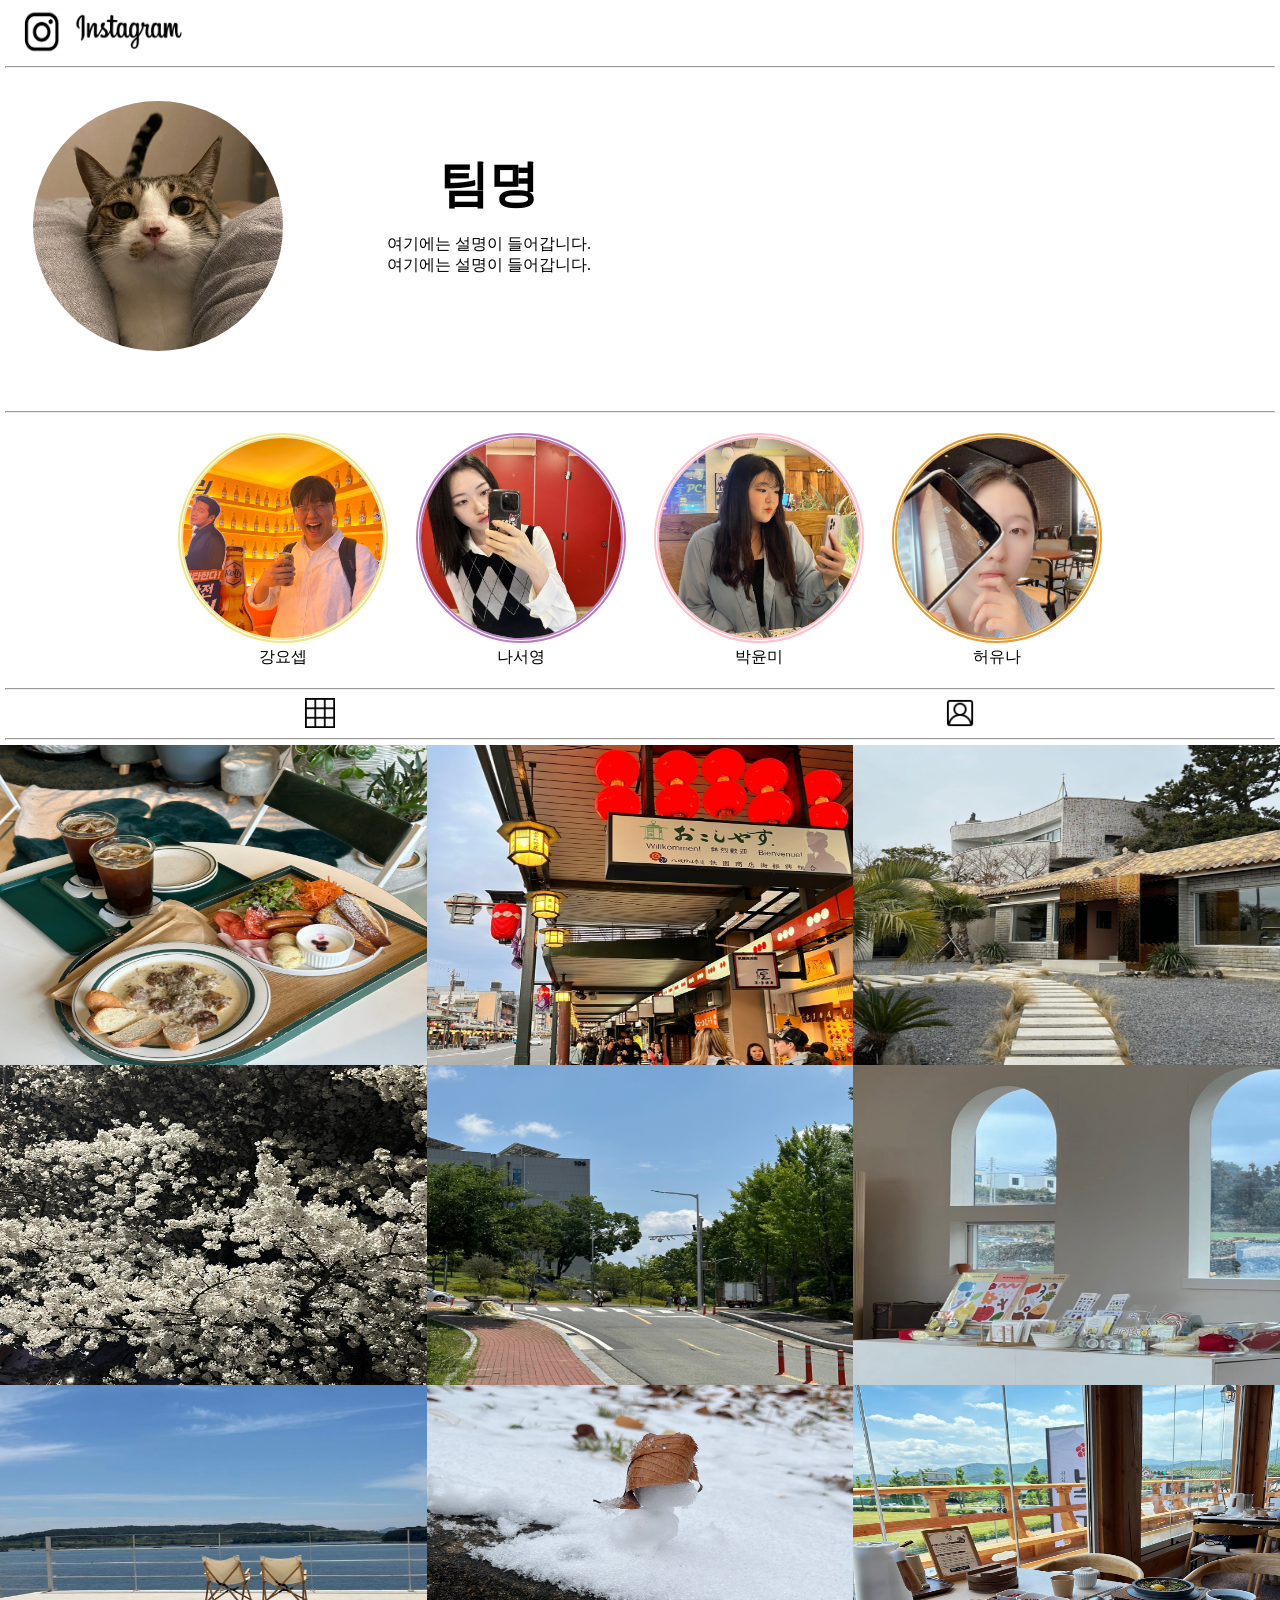
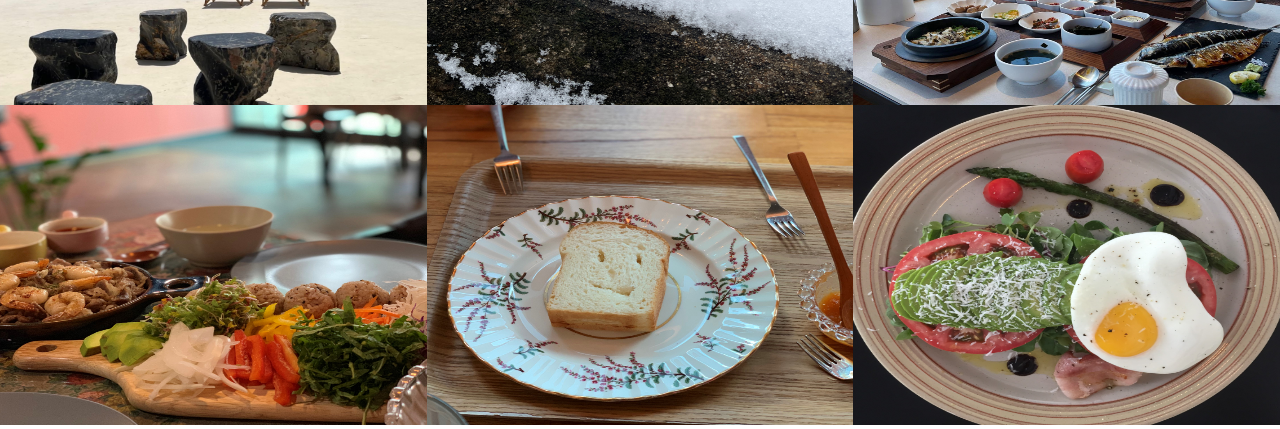
<file: PJT03_HTML/my_page/inner.html>
<!DOCTYPE html>
<html lang="en">
<head>
    <meta charset="UTF-8">
    <meta name="viewport" content="width=device-width, initial-scale=1.0">
    <title>Document</title>
    <link type="text/css" rel="stylesheet" href="insta_style.css">
</head>
<body>
    <div><a href="inner.html"><img id= "insta" src="./image/insta_logo.jpg" width="200" height="50"></a></div>
    
        <hr>

        <div id="group">
            <table>
                <tr>
                    <td><a href="inner.html"><img src="./image/cat1.jpg"></a></td>
                    <td>
                        <section>
                            <p id="nickname">팀명</h1>
                            <p id="introduce"> 여기에는 설명이 들어갑니다.<br> 여기에는 설명이 들어갑니다. </p>
                        </section>
                    </td>
                </tr>
            </table>
        </div>

        <br>
        <hr>

        <div>
            <table id="table2">
                <tr>
                    <td>
                        <figure>
                            <a id="kang" href="kang.html"><img src="./image/kang.jpg" width="200" height="200" alt="panda1"></a>
                            <figcaption align="center">강요셉</figcaption>
                        </figure>
                    </td>
                    <td>
                        <figure>
                            <a id="na" href="#"><img src="./image/na.jpg" width="200" height="200" alt="panda2"></a>
                            <figcaption align="center">나서영</figcaption>
                        </figure>
                    </td>
                    <td>
                        <figure>
                            <a id="park" href="#"><img src="./image/park.jpg" width="200" height="200" alt="panda3"></a>
                            <figcaption align="center">박윤미</figcaption>
                        </figure>
                    </td>
                    <td>
                        <figure>
                            <a id="huh" href="yuna.html"><img src="./image/huh.jpg" width="200" height="200" alt="panda4"></a>
                            <figcaption align="center">허유나</figcaption>
                        </figure>
                    </td>
                </tr>
            </table>
    
        </div>
        

        <hr>

        <div id = "button1"><img src="./image/grid.png"></div>
        <div id = "button2"><img src="./image/profile.png"></div>
    
        <hr>
    
        <section id="images">
            <div id="pic1"><img src="./image/na1.jpg"></div>
            <div id="pic2"><img src="./image/kang1.jpg"></div>
            <div id="pic3"><img src="./image/park1.jpg"></div>
            <div id="pic4"><img src="./image/kang2.jpg"></div>
            <div id="pic5"><img src="./image/na2.jpg"></div>
            <div id="pic6"><img src="./image/park2.jpg"></div>
            <div id="pic7"><img src="./image/park3.jpg"></div>
            <div id="pic8"><img src="./image/kang3.jpg"></div>
            <div id="pic9"><img src="./image/na3.jpg"></div>
            <div id="pic10"><img src="./image/huh1.jpg"></div>
            <div id="pic11"><img src="./image/huh2.jpg"></div>
            <div id="pic12"><img src="./image/huh3.jpg"></div>
        </section>

</body>
</html>
</file>
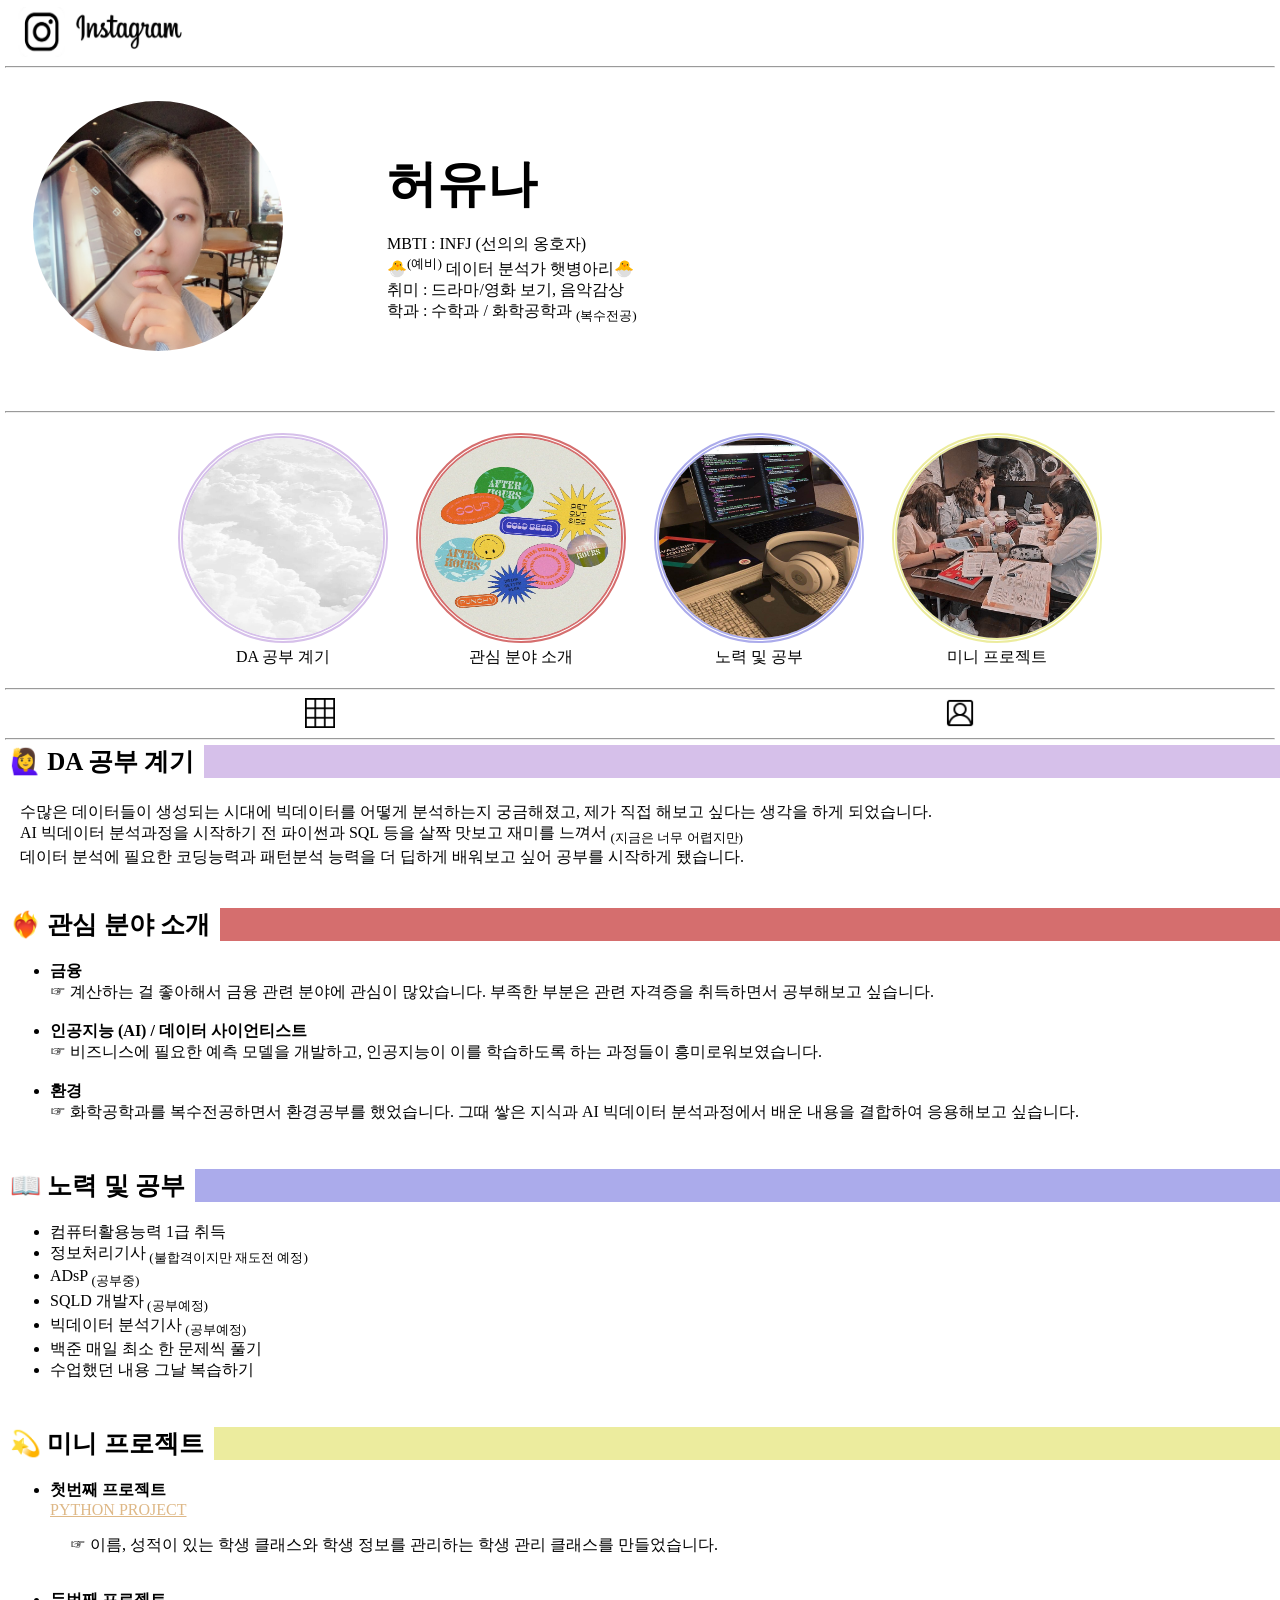
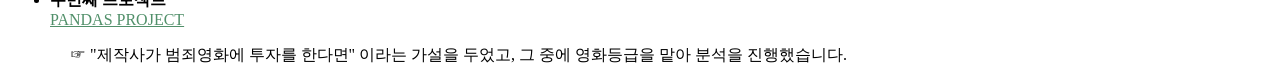
<file: PJT03_HTML/my_page/outer.html>
<!DOCTYPE html>
<html lang="en">
<head>
    <meta charset="UTF-8">
    <meta name="viewport" content="width=device-width, initial-scale=1.0">
    <title>YUNA</title>
    <link type="text/css" rel="stylesheet" href="outer_style.css">
</head>
<body>
    <div><a href="inner.html"><img id= "insta" src="./image/insta_logo.jpg" width="200" height="50"></a></div>
    
        <hr>

        <div id="group">
            <table>
                <tr>
                    <td><a href="inner.html"><img src="./image/huh.jpg"></a></td>
                    <td>
                        <section>
                            <p id="nickname">허유나</h1>
                            <p id="introduce">
                                MBTI : INFJ (선의의 옹호자) <br>
                                🐣<sup>(예비)</sup> 데이터 분석가 햇병아리🐣<br>
                                취미 : 드라마/영화 보기, 음악감상<br>
                                학과 : 수학과 / 화학공학과 <sub>(복수전공)</sub><br>
                            </p>
                        </section>
                    </td>
                </tr>
            </table>
        </div>
        <!-- <p>
            <a href="유튜브"></a>
        </p> -->

        <br>
        <hr>

        <div>
            <table id="table2">
                <tr>
                    <td>
                        <figure>
                            <a id="_da" href="#da"><img src="./image/sky.jpg" width="200" height="200" alt="panda1"></a>
                            <figcaption align="center">DA 공부 계기</figcaption>
                        </figure>
                    </td>
                    <td>
                        <figure>
                            <a id="_field" href="#field"><img src="./image/introduce.jpg" width="200" height="200" alt="panda2"></a>
                            <figcaption align="center">관심 분야 소개</figcaption>
                        </figure>
                    </td>
                    <td>
                        <figure>
                            <a id="_study" href="#study"><img src="./image/coding.jpg" width="200" height="200" alt="panda3"></a>
                            <figcaption align="center">노력 및 공부</figcaption>
                        </figure>
                    </td>
                    <td>
                        <figure>
                            <a id="_mini" href="#mini"><img src="./image/team.jpg" width="200" height="200" alt="panda4"></a>
                            <figcaption align="center">미니 프로젝트</figcaption>
                        </figure>
                    </td>
                </tr>
            </table>
        </div>
        
        <hr>

        <div id = "button1"><img src="./image/grid.png"></div>
        <div id = "button2"><img src="./image/profile.png"></div>
    
        <hr>

        <section id="da">
            <div class="da_parent"> <div class="da1">🙋‍♀️ DA 공부 계기</div></div>
            <div class="da_content">
                수많은 데이터들이 생성되는 시대에 빅데이터를 어떻게 분석하는지 궁금해졌고, 제가 직접 해보고 싶다는 생각을 하게 되었습니다.<br>
                AI 빅데이터 분석과정을 시작하기 전 파이썬과 SQL 등을 살짝 맛보고 재미를 느껴서 <sub>(지금은 너무 어렵지만)</sub><br>
                데이터 분석에 필요한 코딩능력과 패턴분석 능력을 더 딥하게 배워보고 싶어 공부를 시작하게 됐습니다.
            </div>
        </section>

        <section id="field">
            <div class="fi_parent"> <div class="fi">❤️‍🔥 관심 분야 소개</div></div>
            <ul>
                <li><b>금융</b><br>
                    ☞ 계산하는 걸 좋아해서 금융 관련 분야에 관심이 많았습니다. 부족한 부분은 관련 자격증을 취득하면서 공부해보고 싶습니다.
                </li>
                <br>
                <li><b>인공지능 (AI) / 데이터 사이언티스트</b><br>
                    ☞ 비즈니스에 필요한 예측 모델을 개발하고, 인공지능이 이를 학습하도록 하는 과정들이 흥미로워보였습니다.
                </li>
                <br>
                <li><b>환경</b><br>
                    ☞ 화학공학과를 복수전공하면서 환경공부를 했었습니다. 그때 쌓은 지식과 AI 빅데이터 분석과정에서 배운 내용을 결합하여 응용해보고 싶습니다.
                </li>
            </ul>
        </section>

        <section id="study">
            <div class="st_parent"> <div class="st">📖 노력 및 공부</div></div>
            <ul>
                <li>컴퓨터활용능력 1급 취득</li>
                <li>정보처리기사<sub> (불합격이지만 재도전 예정)</sub></li>
                <li>ADsP<sub> (공부중)</sub></li>
                <li>SQLD 개발자<sub> (공부예정)</sub></li>
                <li>빅데이터 분석기사<sub> (공부예정)</sub></li>
                <li>백준 매일 최소 한 문제씩 풀기</li>
                <li>수업했던 내용 그날 복습하기</li>
            </ul>
        </section>

        <section id="mini">
            <div class="mi_parent"> <div class="mi">💫 미니 프로젝트</div></div>
            <ul>
                <li><b>첫번째 프로젝트</b><br>
                    <a id="p1" href="project1.html" target="_blank">PYTHON PROJECT</a><br>
                    <p class="p1_content">
                    ☞ 이름, 성적이 있는 학생 클래스와 학생 정보를 관리하는 학생 관리 클래스를 만들었습니다.
                    </p>
                </li>
                <br>

                <li><b>두번째 프로젝트</b><br>
                    <a id="p2" href="project2.html" target="_blank">PANDAS PROJECT</a><br>
                    <p class="p2_content">
                    ☞ "제작사가 범죄영화에 투자를 한다면" 이라는 가설을 두었고, 그 중에 영화등급을 맡아 분석을 진행했습니다.
                    </p>
                </li>
        </section>
</body>
</html>
</file>
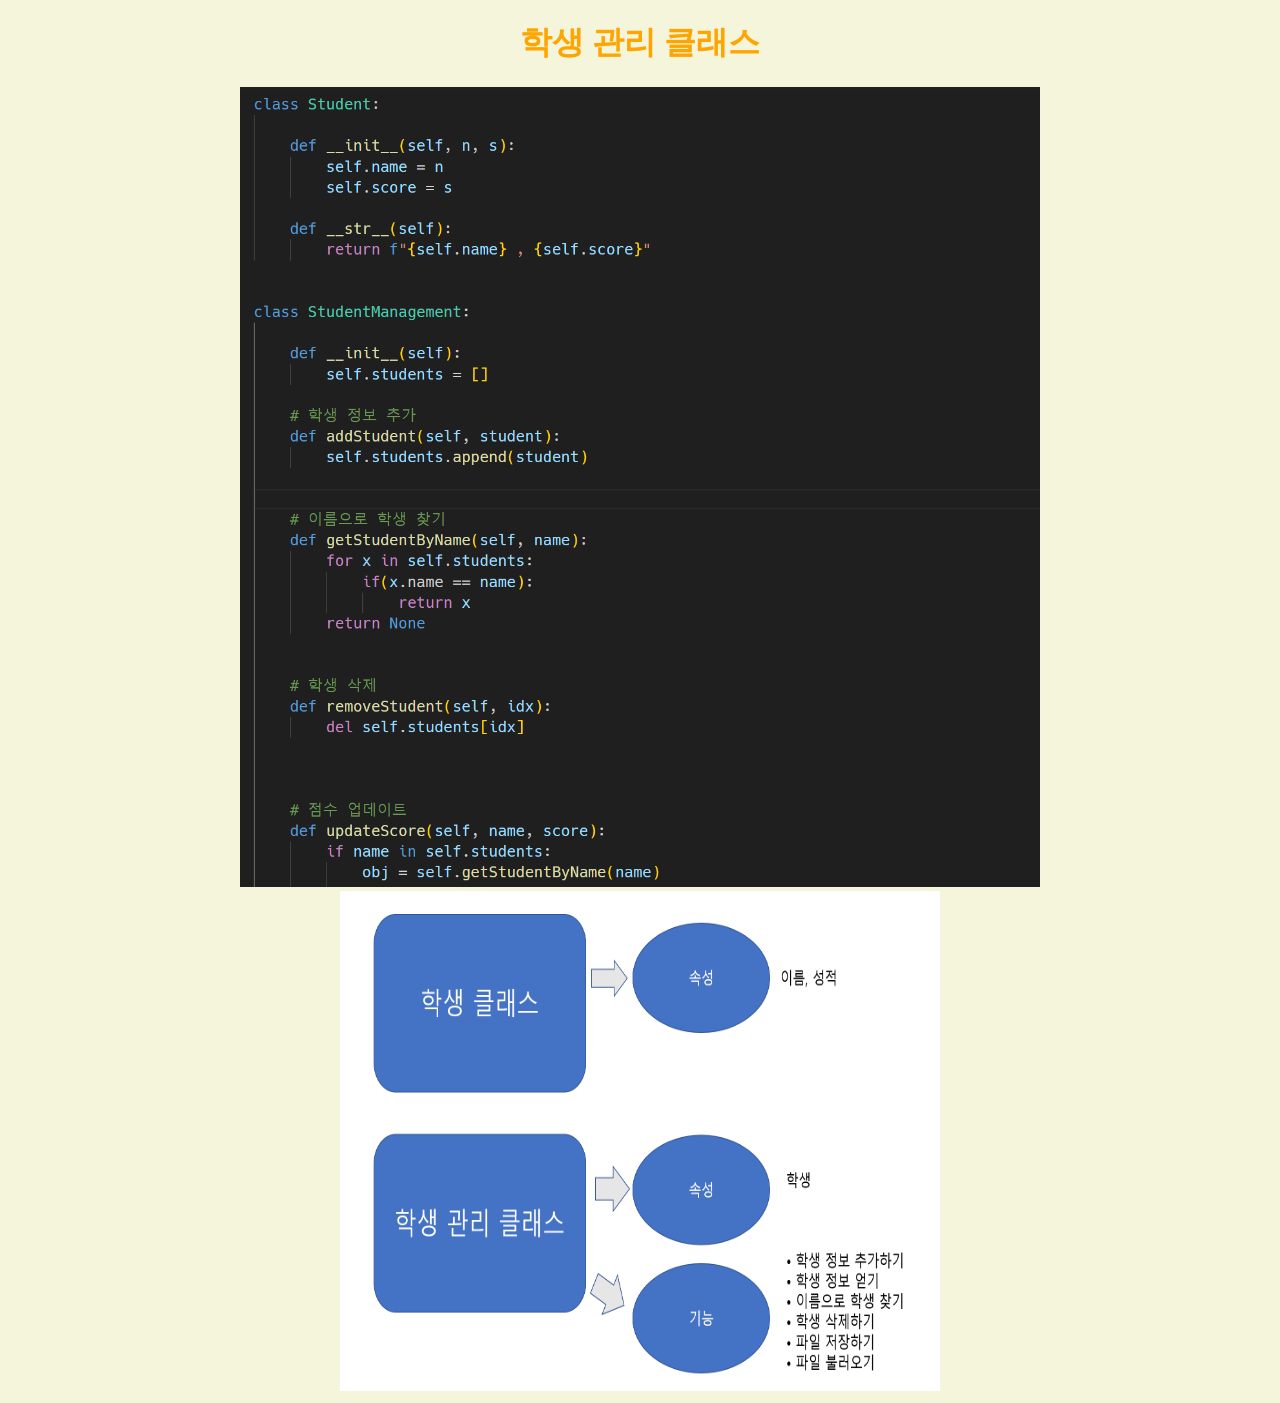
<file: PJT03_HTML/my_page/project1.html>
<!DOCTYPE html>
<html lang="en">
<head>
    <meta charset="UTF-8">
    <meta name="viewport" content="width=device-width, initial-scale=1.0">
    <title>Python Project</title>
    <style>
        body {
            background-color: beige;
            text-align: center;
        }

        table img{
            margin-left: auto;
            margin-right: auto;
        }

        h1 {
            color:orange;
        }
    </style>
</head>
<body>
    <center>
        <h1>학생 관리 클래스</h1>
    </center>
    <table>
        <img src="image/project1.png" width="800" height="800">
        <img src="image/project1_2.png" width="600" height="500">
    </table>
    
</body>
</html>
</file>
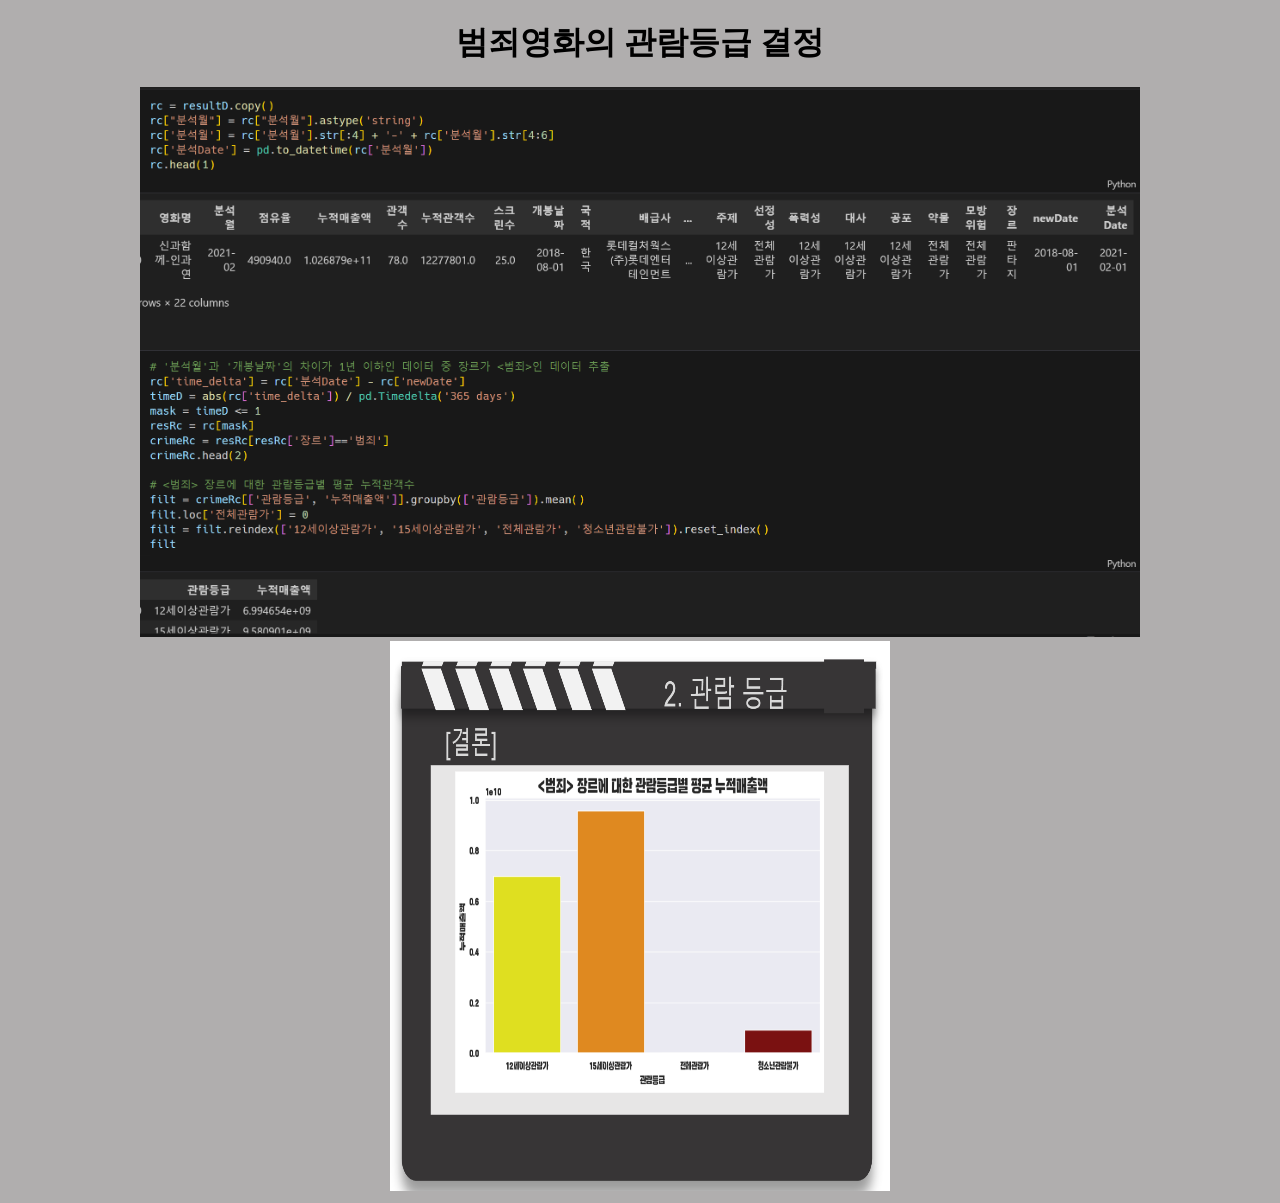
<file: PJT03_HTML/my_page/project2.html>
<!DOCTYPE html>
<html lang="en">
<head>
    <meta charset="UTF-8">
    <meta name="viewport" content="width=device-width, initial-scale=1.0">
    <title>Pandas Project</title>
    <style>
        body {
            background-color: rgb(176, 174, 174);
            text-align: center;
        }

        table img{
            margin-left: auto;
            margin-right: auto;
        }


    </style>
</head>
<body>
    <center>

        <h1>범죄영화의 관람등급 결정</h1>

    </center>
    <table>
        <img src="image/project2.png" width="1000" height="550">
        <img src="image/project2_2.png" width="500" height="550">
    </table>
</body>
</html>
</file>
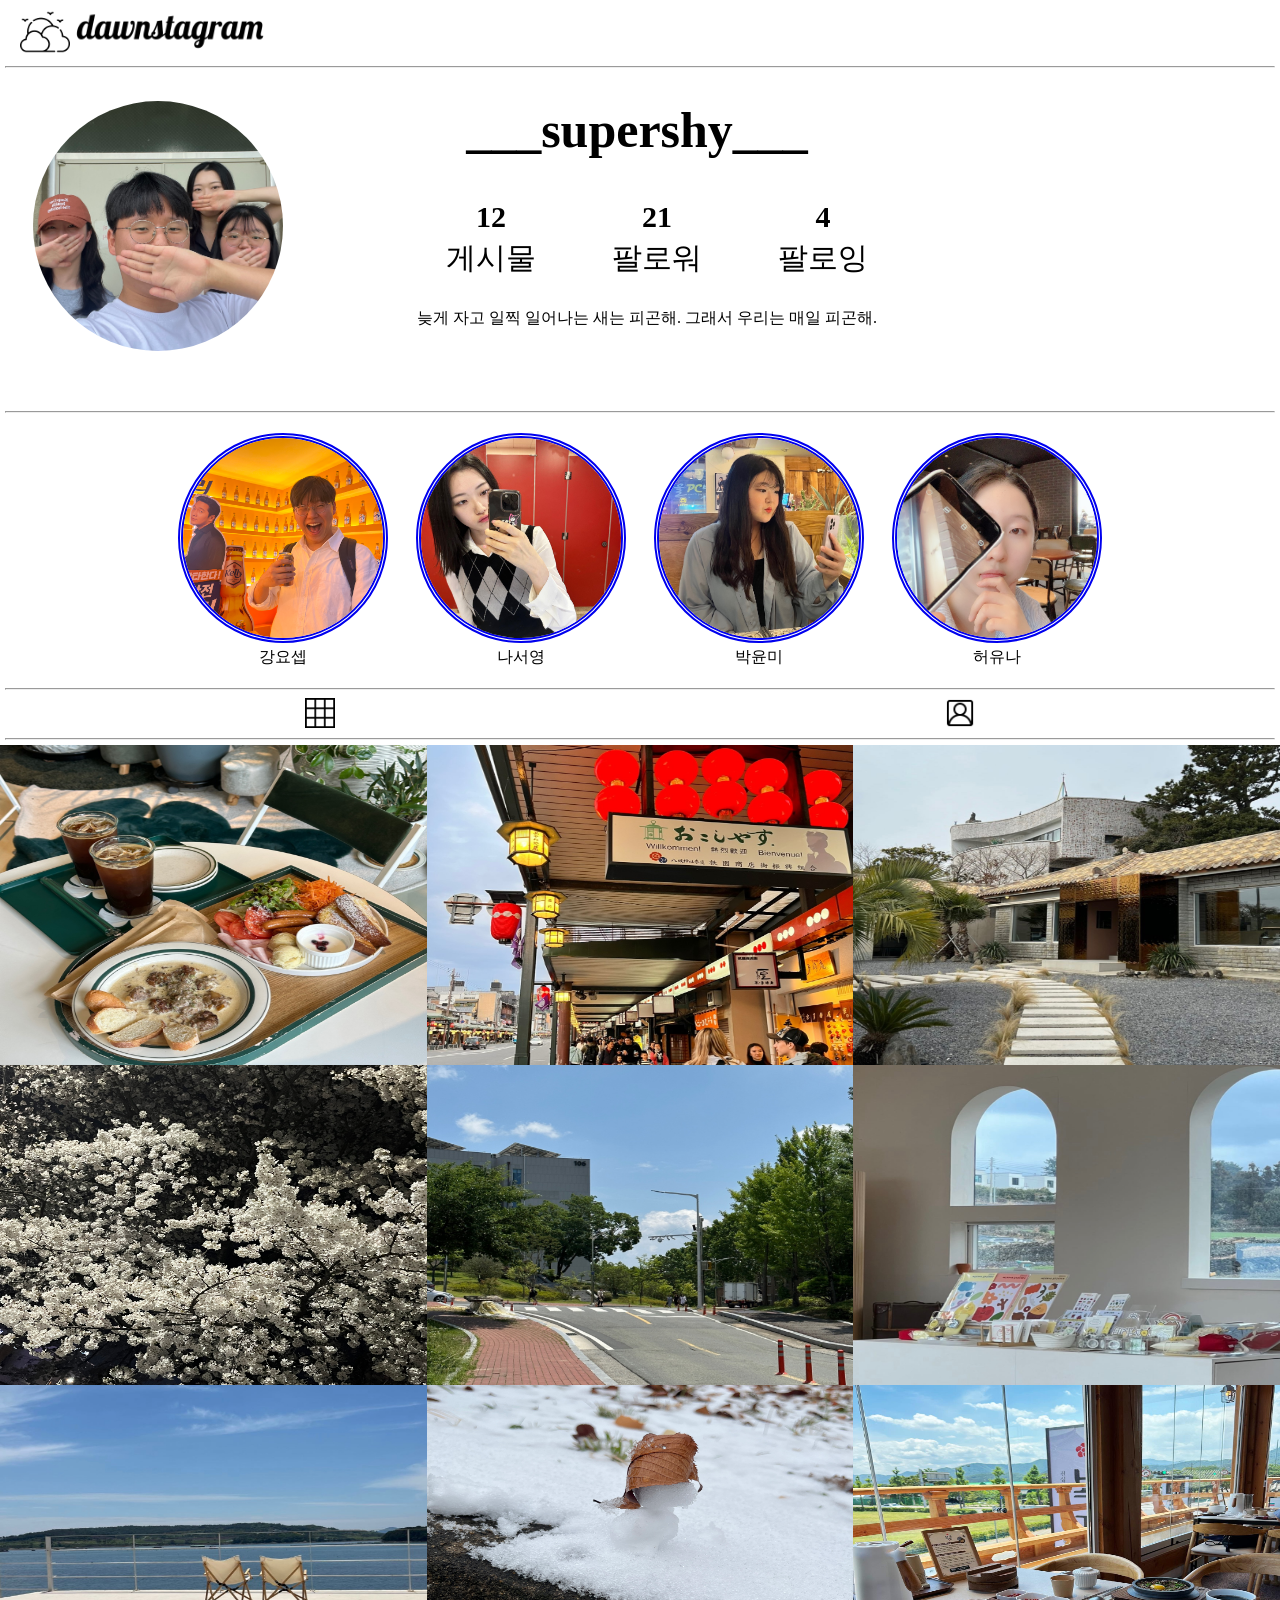
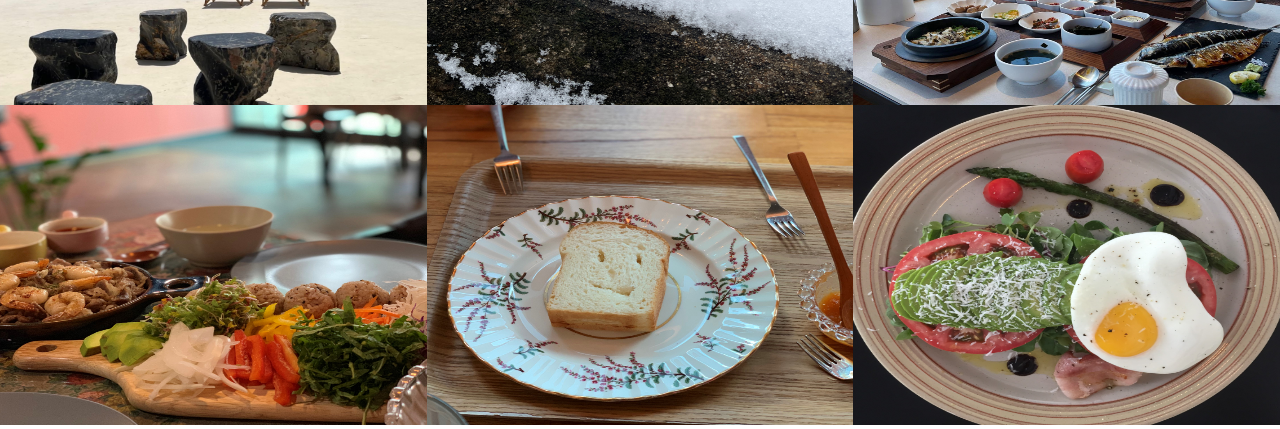
<file: PJT03_HTML/team_page/inner.html>
<!DOCTYPE html>
<html lang="en">
<head>
    <meta charset="UTF-8">
    <meta name="viewport" content="width=device-width, initial-scale=1.0">
    <title>dawnstagram</title>
    <link type="text/css" rel="stylesheet" href="insta_style.css">
</head>
<body>
    <div><a href="inner.html"><img id= "insta" src="./image/dawn.png" width="50" height="50"><img id= "insta" src="./image/dawnstagram.png" width="200" height="50"></a></div>
    
        <hr>

        <div id="group">
            <table>
                <tr>
                    <td><a href="inner.html"><img src="./image/main_profile.jpg"></a></td>
                    <td>
                        <section>
                            <p id="nickname">___supershy___</h1>
                            <p id="introduce"> 

                                <table id="table1" width="250" height="50">
                                    <tr>
                                        <th>12</th>
                                        <th>21</th>
                                        <th>4</th>
                                    </tr>
                                    <tr>
                                        <td>게시물</td>
                                        <td>팔로워</td>
                                        <td>팔로잉</td>
                                    </tr>
                                </table>

                            </p>
                            
                        </section>

                        <div>늦게 자고 일찍 일어나는 새는 피곤해.
                            그래서 우리는 매일 피곤해.</div>
                    </td>
                    
                </tr>
            </table>
        </div>


        <br>
        <hr>

        <div>
            <table id="table2">
                <tr>
                    <td>
                        <figure>
                            <a id="kang" href="../강요셉/kang.html"><img src="./image/kang.jpg" width="200" height="200" alt="panda1"></a>
                            <figcaption align="center">강요셉</figcaption>
                        </figure>
                    </td>
                    <td>
                        <figure>
                            <a id="na" href="../나서영/introduce_서영.html"><img src="./image/na.jpg" width="200" height="200" alt="panda2"></a>
                            <figcaption align="center">나서영</figcaption>
                        </figure>
                    </td>
                    <td>
                        <figure>
                            <a id="park" href="../박윤미/inner_yunmi.html"><img src="./image/park.jpg" width="200" height="200" alt="panda3"></a>
                            <figcaption align="center">박윤미</figcaption>
                        </figure>
                    </td>
                    <td>
                        <figure>
                            <a id="huh" href="../허유나/yuna.html"><img src="./image/huh.jpg" width="200" height="200" alt="panda4"></a>
                            <figcaption align="center">허유나</figcaption>
                        </figure>
                    </td>
                </tr>
            </table>
    
        </div>
        

        <hr>

        <div id = "button1"><img src="./image/grid.png"></div>
        <div id = "button2"><img src="./image/profile.png"></div>
    
        <hr>
    
        <section id="images">
            <div id="pic1"><img src="./image/na1.jpg"></div>
            <div id="pic2"><img src="./image/kang1.jpg"></div>
            <div id="pic3"><img src="./image/park1.jpg"></div>
            <div id="pic4"><img src="./image/kang2.jpg"></div>
            <div id="pic5"><img src="./image/na2.jpg"></div>
            <div id="pic6"><img src="./image/park2.jpg"></div>
            <div id="pic7"><img src="./image/park3.jpg"></div>
            <div id="pic8"><img src="./image/kang3.jpg"></div>
            <div id="pic9"><img src="./image/na3.jpg"></div>
            <div id="pic10"><img src="./image/huh1.jpg"></div>
            <div id="pic11"><img src="./image/huh2.jpg"></div>
            <div id="pic12"><img src="./image/huh3.jpg"></div>
        </section>

        <!-- <table id="table3">
            <tr>
                <td><img src="./image/na1.jpg"></td>
                <td><img src="./image/kang1.jpg"></td>
                <td><img src="./image/park1.jpg"></td>
            </tr>
            <tr>
                <td><img src="./image/kang2.jpg"></td>
                <td><img src="./image/na2.jpg"></td>
                <td><img src="./image/park2.jpg"></td>
            </tr>
            <tr>
                <td><img src="./image/kang3.jpg"></td>
                <td><img src="./image/park3.jpg"></td>
                <td><img src="./image/na3.jpg"></td>
            </tr>
            <tr>
                <td><img src="./image/huh1.jpg"></td>
                <td><img src="./image/huh2.jpg"></td>
                <td><img src="./image/huh3.jpg"></td>
            </tr>
        </table> -->
</body>
</html>
</file>
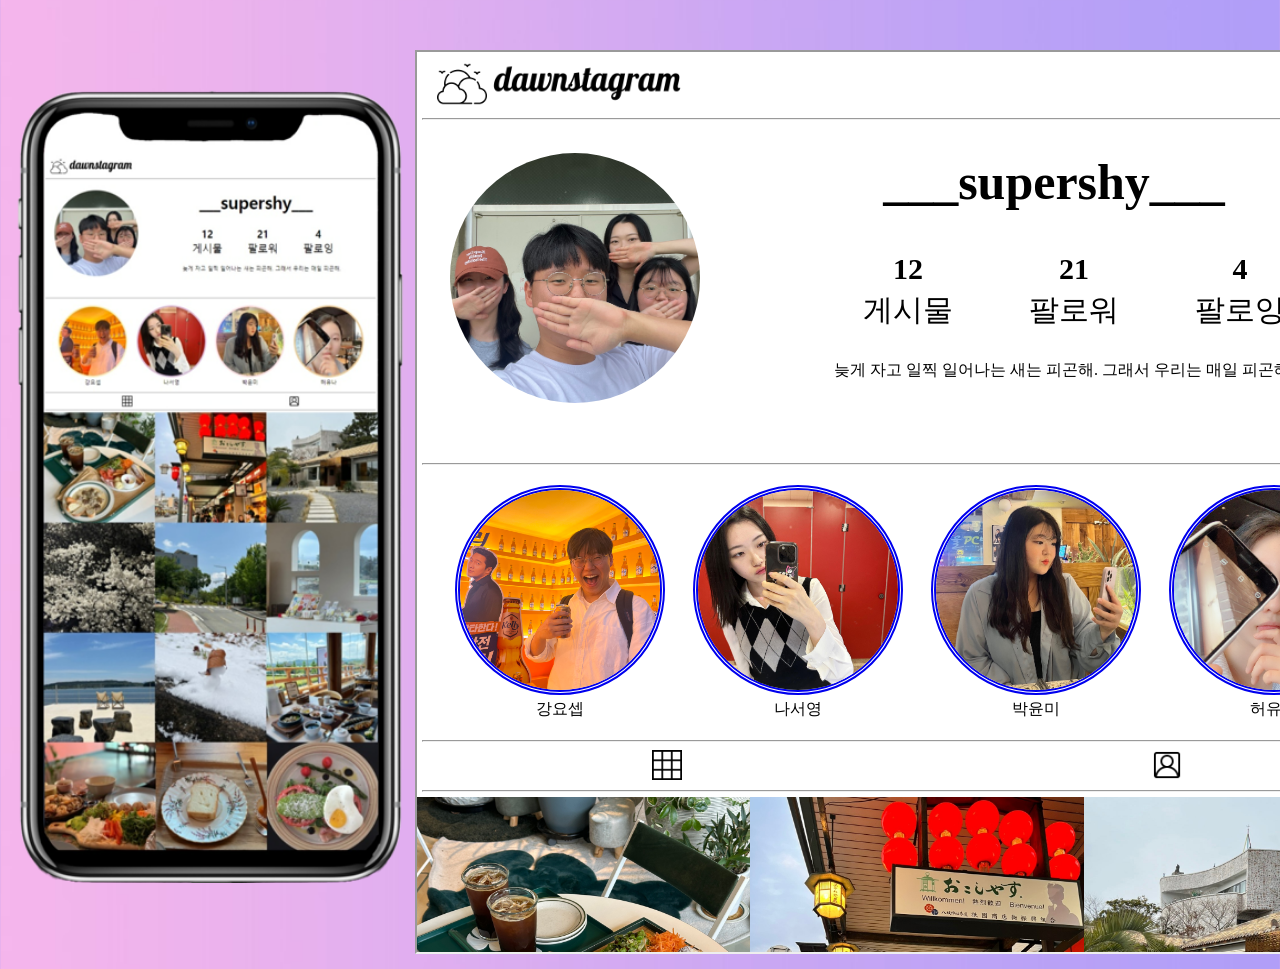
<file: PJT03_HTML/team_page/outer.html>
<!DOCTYPE html>
<html lang="en">
    <head>
        <meta charset="UTF-8">
        <meta name="viewport" content="width=device-width, initial-scale=1.0">
        <title>dawmstagram</title>
        <link type="text/css" rel="stylesheet" href="./outer.css">
    </head>
    <body>
        <table>
            <tr>
                <td id="phone"><img src="./image/휴대폰.png"></td>
                <td id="frame"><iframe src="./inner.html" width="1000px" height="900px"></iframe></td>
            </tr>
        </table>
    </body>
</html>
</file>
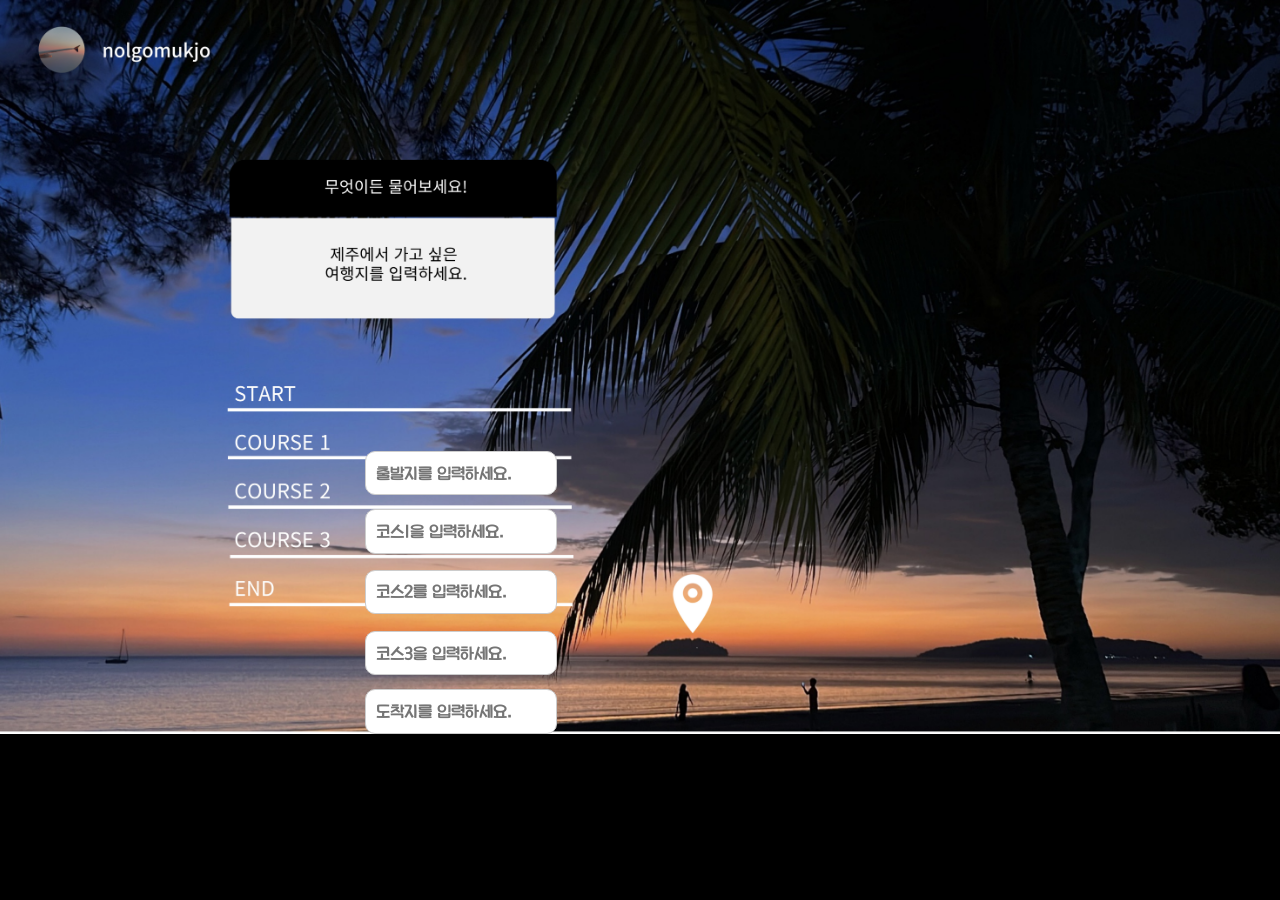
<file: PJT10_SQL/templates/result1.html>
<!DOCTYPE html>
<html>
<head>
    <meta charset="UTF-8">
    <title>Jeju-Tour</title>
    <style>
        @font-face {
            font-family: 'ImcreSoojin';
            src: url('../static/font/ImcreSoojin.ttf') format('truetype');
        }       
        body {
            background-color: black;
            background-image: url('../static/img/result_back.jpg');
            /* background-size: cover; */
            background-repeat: no-repeat;
            background-size: 102% ;
            background-position: center top;
            font-family: 'YourFontName', sans-serif;
        }
        #to_main {
            width: 260px;
            height: 50px;
            position: absolute;
            top: 40px;
            left: 30px;
            opacity: 0;
        }
        .start {
            width: 200px;
            height: 50px;
            /* background-color: rgba(28, 28, 28, 0.9); */
            position: absolute;
            bottom: 43%;
            left: 36%;
            transform: translate(-50%, -50%);
            border-radius: 10%;
            display: flex; 
            flex-direction: column;
            justify-content: center; 
            align-items: center; 
        }
        .course1 {
            width: 200px;
            height: 50px;
            /* background-color: rgba(28, 28, 28, 0.9); */
            position: absolute;
            bottom: 36.5%;
            left: 36%;
            transform: translate(-50%, -50%);
            border-radius: 10%;
            display: flex; 
            flex-direction: column;
            justify-content: center; 
            align-items: center; 
        }
        .course2 {
            width: 200px;
            height: 50px;
            /* background-color: rgba(28, 28, 28, 0.9); */
            position: absolute;
            bottom: 29.8%;
            left: 36%;
            transform: translate(-50%, -50%);
            border-radius: 10%;
            display: flex; 
            flex-direction: column;
            justify-content: center; 
            align-items: center; 
        }
        .course3 {
            width: 200px;
            height: 50px;
            /* background-color: rgba(28, 28, 28, 0.9); */
            position: absolute;
            bottom: 23%;
            left: 36%;
            transform: translate(-50%, -50%);
            border-radius: 10%;
            display: flex; 
            flex-direction: column;
            justify-content: center; 
            align-items: center; 
        }
        .end {
            width: 200px;
            height: 50px;
            /* background-color: rgba(28, 28, 28, 0.9); */
            position: absolute;
            bottom: 16.5%;
            left: 36%;
            transform: translate(-50%, -50%);
            border-radius: 10%;
            display: flex; 
            flex-direction: column;
            justify-content: center; 
            align-items: center; 
        }
        .center-textarea {
            height: 45%;
            width: 85%;
            padding: 10px;
            font-size: 16px;
            position: absolute;
            border: 1px solid #ccc;
            border-radius: 10px;
            margin-top: 20px;
            font-family: 'ImcreSoojin',sans-serif;
            resize: none;
        }
        .file-btn1 {
            display:inline-block;
            position: absolute;
            width: 100px;
            height: 100px;
            top: 740px;
            left: 830px;
            background-color: rgba(34, 34, 34, 0);
            border-radius: 10px;
            color: rgb(83, 199, 184);
            display: flex;
            justify-content: center;
            align-items: center;
            cursor: pointer;
            background-color: transparent; /* 버튼의 배경색을 투명으로 설정 */
            border: none; /* 버튼의 테두리를 없앰 */
        }
        .center-span {
            display: inline-block;
            position: absolute;
            font-family: 'ImcreSoojin', sans-serif;
            font-size: 160px;
            color: rgb(39, 10, 255);
            top: 550px;
            left: 700px;
        }
        .center-span2 {
            display: inline-block;
            position: absolute;
            font-family: 'ImcreSoojin', sans-serif;
            font-size: 160px;
            color: rgb(255, 255, 255);
            top: 550px;
            left: 700px;
            font-weight: bold;
        }
        #button_result {
            width: 100px;
            height: 100px;
            position: absolute;
            bottom: 120px;
            margin-left: 50%;
            opacity: 0;
        }
    </style>
</head>

<body>
    <div><a href="main.html"><img id="to_main" src="../static/img/purple.jpg"></a></div>

    <form action="/process" method="post">

        <div class="start">
            <input type="textbox" name="start" id="text_path" class="center-textarea" placeholder="출발지를 입력하세요."></input>
            </div> 
        <div class="course1">
            <input type="textbox" name="course1" id="text_path" class="center-textarea" placeholder="코스1을 입력하세요."></input>
            </div> 
        <div class="course2">
            <input type="textbox" name="course2" id="text_path" class="center-textarea" placeholder="코스2를 입력하세요."></input>
            </div> 
        <div class="course3">
            <input type="textbox" name="course3" id="text_path" class="center-textarea" placeholder="코스3을 입력하세요."></input>
            </div> 
        <div class="end">
            <input type="textbox" name="end" id="text_path" class="center-textarea" placeholder="도착지를 입력하세요."></input>
            </div> 
            <button type="submit" class='file-btn1' onclick="go_to(0)"></button>
    </form>
</body>
</html>
</file>
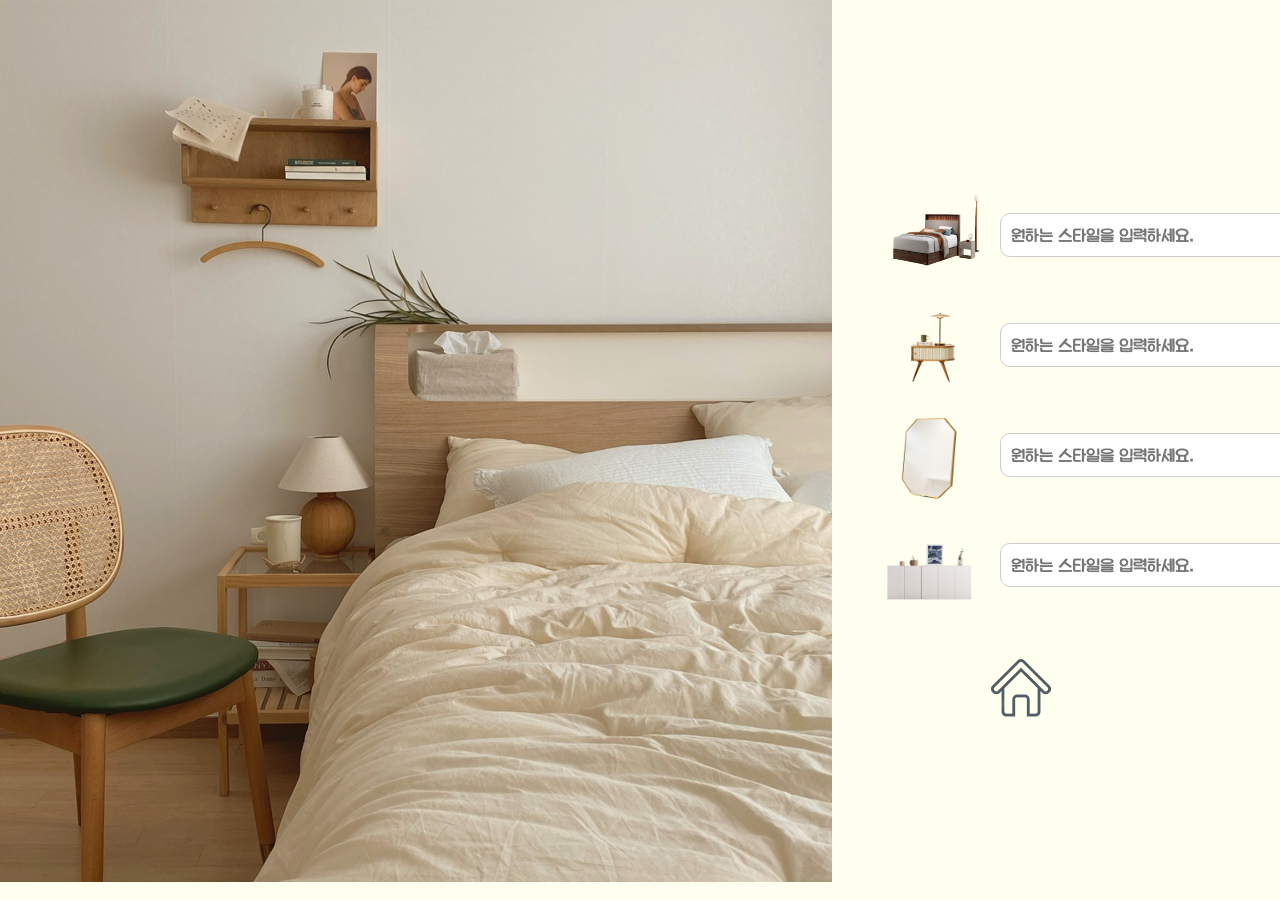
<file: PJT11_Flask/templates/br.html>
<!DOCTYPE html>
<html lang="en">
<head>
    <meta charset="UTF-8">
    <meta name="viewport" content="width=device-width, initial-scale=1.0">
    <title>BED ROOM</title>
    <style>
        @font-face {
            font-family: 'ImcreSoojin';
            src: url('../static/font/ImcreSoojin.ttf') format('truetype');
        }

        body {
            background-color: ivory;
            background-image: url('../static/img/bedroom_back.png');
            /* background-size: cover; */
            background-repeat: no-repeat;
            background-size: 65%;
            background-position: center top left;
            font-family: 'YourFontName', sans-serif;
            display: flex;
        }

        .container {
            width: 200px;
            height: 50px;
            position: absolute;
            top: 20%;
            right: 16%;
            display: flex;
            flex-direction: column;

            /* transform: translate(-50%, -50%);
            border-radius: 10%;
            display: flex; 
            flex-direction: column;
            justify-content: center; 
            align-items: center;  */
        }

        .input-group {
            display: flex;
            align-items: center;
            width: 370px;
        }

        .input-group img {
            width: 100px;
            height: 100px;
            margin: 5px; /* 간격을 추가 */
        }
        
        .input-group input {
            margin: 15px; /* 간격을 추가 */
        }

        /* .icon1 {
            width: 50px;
            height: 50px;
        }

        .icon2 {
            width: 50px;
            height: 50px;
        }

        .icon3 {
            width: 50px;
            height: 50px;
            transform: scaleX(-1); 가로로 좌우반전
        }

        .icon4 {
            width: 50px;
            height: 50px;
        } */

        .textarea {
            margin: 10px;
            font-family: 'ImcreSoojin',sans-serif;
            font-size: 16px;
            height: 40px;
            width: 320px;
            border: 1px solid #ccc;
            border-radius: 10px;
            padding-left: 10px;
        }

        .click {
            width:10%;
            height: auto;
            position: absolute;
            right: 195px;
            bottom: 155px;
            opacity: 0.7;
        }

        .btn {
            display:inline-block;
            position: absolute;
            width: 100px;
            height: 100px;
            bottom: 18.5%;
            right: 13%;
            background-color: rgba(34, 34, 34, 0);
            border-radius: 10px;
            color: rgb(83, 199, 184);
            display: flex;
            justify-content: center;
            align-items: center;
            cursor: pointer;
            background-color: transparent; /* 버튼의 배경색을 투명으로 설정 */
            border: none;  /* 버튼의 테두리를 없앰 */
        }
    </style>
</head>

<body>

    <form action="/process2" method="post">

        <!-- 침대, 협탁, 거울, 수납장 -->
        <div class="container">
            <div class="input-group">
                <img class="icon1" src="../static/img/bed_icon.png">
                <input type="textbox" name="bed" class="textarea" placeholder="원하는 스타일을 입력하세요.">
            </div>
            <div class="input-group">
                <img class="icon2" src="../static/img/ns_icon.png">
                <input type="textbox" name="night_stand" class="textarea" placeholder="원하는 스타일을 입력하세요.">
            </div>
            <div class="input-group">
                <img class="icon3" src="../static/img/mir_icon.png">
                <input type="textbox" name="mirror" class="textarea" placeholder="원하는 스타일을 입력하세요.">
            </div>
            <div class="input-group">
                <img class="icon4" src="../static/img/draw_icon.png">
                <input type="textbox" name="drawer" class="textarea" placeholder="원하는 스타일을 입력하세요.">
            </div>
        </div>
        <img class="click" src="../static/img/home.png">

        <button type="submit" class="btn" onclick="go_to(0)"></button>

    </form>
</body>
</html>
</file>
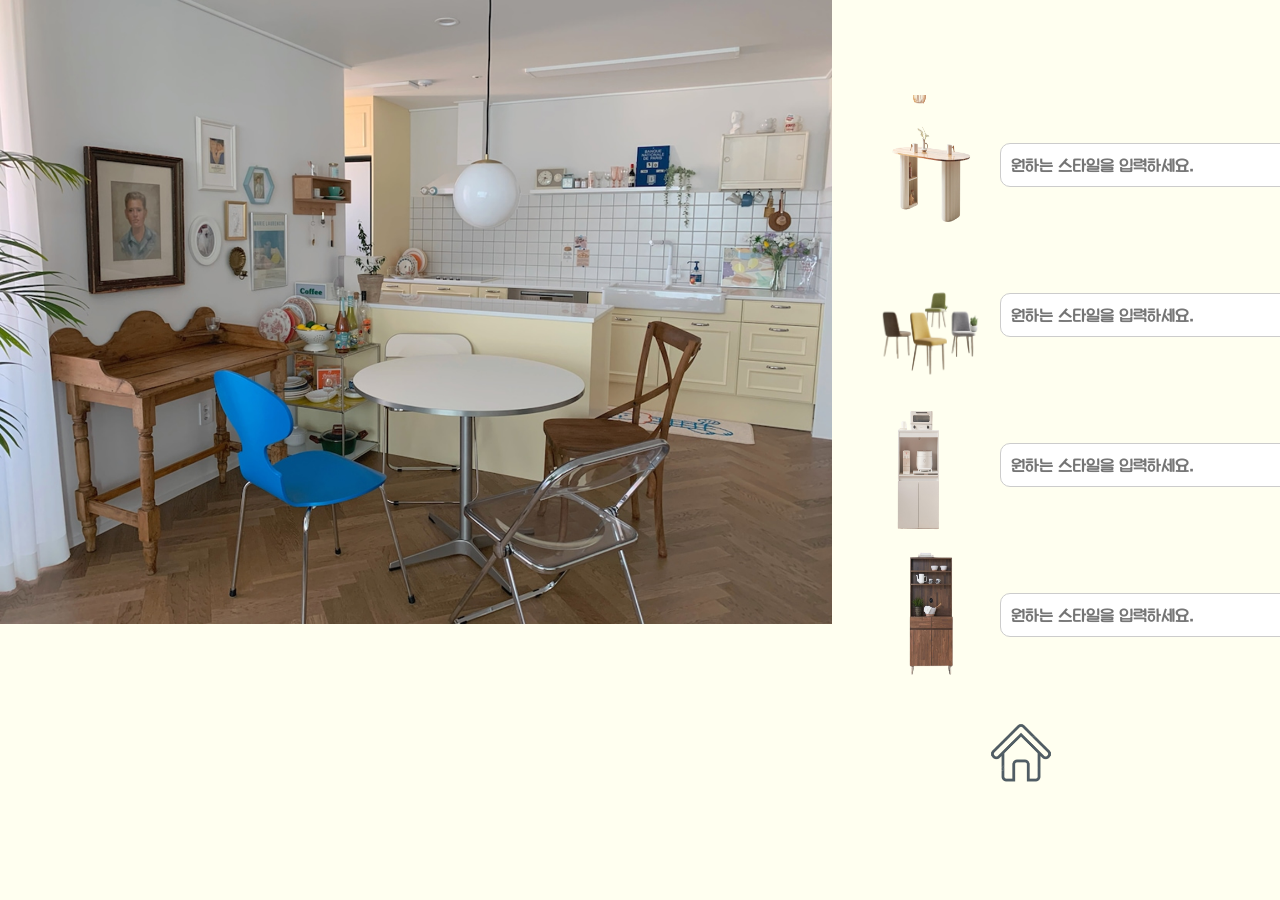
<file: PJT11_Flask/templates/kit.html>
<!DOCTYPE html>
<html lang="en">
<head>
    <meta charset="UTF-8">
    <meta name="viewport" content="width=device-width, initial-scale=1.0">
    <title>KITCHEN</title>
    <style>
        @font-face {
            font-family: 'ImcreSoojin';
            src: url('../static/font/ImcreSoojin.ttf') format('truetype');
        }
        
        body {
            background-color: ivory;
            background-image: url('../static/img/kitchen_back.png');
            background-size: cover;
            background-repeat: no-repeat;
            background-size: 65%;
            background-position: center top left;
            font-family: 'YourFontName', sans-serif;
            display: flex;
        }

        .container {
            width: 200px;
            height: 50px;
            position: absolute;
            top: 10%;
            right: 16%;
            display: flex;
            flex-direction: column;

            /* transform: translate(-50%, -50%);
            border-radius: 10%;
            display: flex; 
            flex-direction: column;
            justify-content: center; 
            align-items: center;  */
        }

        .input-group {
            display: flex;
            align-items: center;
            width: 370px;
        }
        
        .input-group img {
            width: 100px;
            height: 140px;
            margin: 5px; /* 간격을 추가 */
        }
        
        .input-group input {
            margin: 15px; /* 간격을 추가 */
        }

        /* .icon1 {
            width: 50px;
            height: 50px;
        }

        .icon2 {
            width: 74px;
            height: 50px;
        }

        .icon3 {
            width: 50px;
            height: 50px;
        }

        .icon4 {
            width: 50px;
            height: 50px;
        } */

        .textarea {
            margin: 10px;
            font-family: 'ImcreSoojin',sans-serif;
            font-size: 16px;
            height: 40px;
            width: 320px;
            border: 1px solid #ccc;
            border-radius: 10px;
            padding-left: 10px;
        }

        .click {
            width:10%;
            height: auto;
            position: absolute;
            right: 195px;
            bottom: 90px;
            opacity: 0.7;
        }

        .btn {
            display:inline-block;
            position: absolute;
            width: 100px;
            height: 100px;
            bottom: 12%;
            right: 13.5%;
            background-color: rgba(34, 34, 34, 0);
            border-radius: 10px;
            color: rgb(83, 199, 184);
            display: flex;
            justify-content: center;
            align-items: center;
            cursor: pointer;
            background-color: transparent;   /* 버튼의 배경색을 투명으로 설정 */
            border: none;   /* 버튼의 테두리를 없앰 */
        }

    </style>
</head>

<body>

    <form action="/process3" method="post">

        <!-- 식탁, 의자, 렌지대, 상하부장 -->
        <div class="container">
            <div class="input-group">
                <img class="icon1" src="../static/img/diningtb_icon.png">
                <input type="textbox" name="table" class="textarea" placeholder="원하는 스타일을 입력하세요.">
            </div>
            <div class="input-group">
                <img class="icon2" src="../static/img/chair_icon.png">
                <input type="textbox" name="chair" class="textarea" placeholder="원하는 스타일을 입력하세요.">
            </div>
            <div class="input-group">
                <img class="icon3" src="../static/img/ovst_icon.png">
                <input type="textbox" name="oven_stand" class="textarea" placeholder="원하는 스타일을 입력하세요.">
            </div>
            <div class="input-group">
                <img class="icon4" src="../static/img/cab_icon.png">
                <input type="textbox" name="cabinet" class="textarea" placeholder="원하는 스타일을 입력하세요.">
            </div>
        </div>
        <img class="click" src="../static/img/home.png">

        <button type="submit" class="btn" onclick="go_to(0)"></button>

    </form>
</body>
</html>
</file>
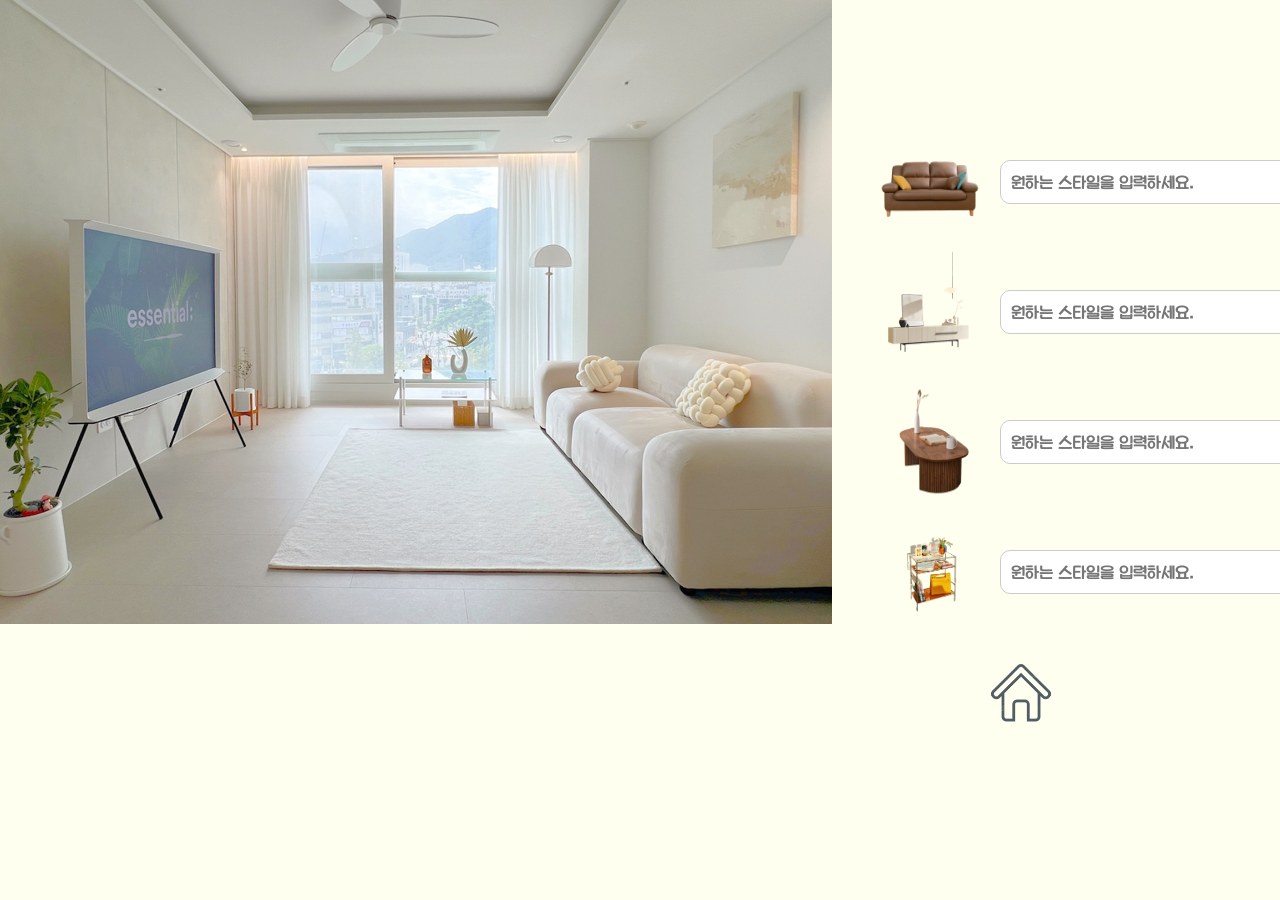
<file: PJT11_Flask/templates/lr.html>
<!DOCTYPE html>
<html lang="en">
<head>
    <meta charset="UTF-8">
    <meta name="viewport" content="width=device-width, initial-scale=1.0">
    <title>LIVING ROOM</title>
    <style>
        @font-face {
            font-family: 'ImcreSoojin';
            src: url('../static/font/ImcreSoojin.ttf') format('truetype');
        }

        body {
            background-color: ivory;
            background-image: url('../static/img/livingroom_back.png');
            /* background-size: cover; */
            background-repeat: no-repeat;
            background-size: 65%;
            background-position: center top left;
            font-family: 'YourFontName', sans-serif;
            display: flex;
        }

        .container {
            width: 200px;
            height: 50px;
            position: absolute;
            top: 13%;
            right: 16%;
            display: flex;
            flex-direction: column;  /* 세로 정렬 설정 */
            
            /* transform: translate(-50%, -50%);
            border-radius: 10%;
            display: flex; 
            flex-direction: column;
            justify-content: center; 
            align-items: center;  */
        }

        .input-group {
            display: flex;
            align-items: center;  /* input-group 클래스에 있는 태그를 한줄로 */
            width: 370px;
        }
        
        .input-group img {
            width: 100px;
            height: 120px;
            margin: 5px; /* 간격을 추가 */
        }
        
        .input-group input {
            margin: 15px; /* 간격을 추가 */
        }

        /* .icon1 {
            width: 50px;
            height: 50px;
        }

        .icon2 {
            width: 50px;
            height: 50px;
        }

        .icon3 {
            width: 50px;
            height: 50px;
        }

        .icon4 {
            width: 75px;
            height: 50px;
        } */

        .textarea {
            margin: 10px; /* 각 input 요소 사이의 간격 설정 */
            font-family: 'ImcreSoojin',sans-serif;
            font-size: 16px;
            height: 40px;
            width: 320px;
            border: 1px solid #ccc;
            border-radius: 10px;
            padding-left: 10px;
        }

        .click {
            width:10%;
            height: auto;
            position: absolute;
            right: 195px;
            bottom: 150px;
            opacity: 0.7;
        }

        .btn {
            display:inline-block;
            position: absolute;
            width: 100px;
            height: 100px;
            bottom: 18.5%;
            right: 13.8%;
            background-color: rgba(34, 34, 34, 0);
            border-radius: 10px;
            color: rgb(83, 199, 184);
            display: flex;
            justify-content: center;
            align-items: center;
            cursor: pointer;
            background-color: transparent;  /* 버튼의 배경색을 투명으로 설정 */
            border: none;  /* 버튼의 테두리를 없앰 */
        }

    </style>
</head>

<body>

    <form action="/process1" method="post">

        <!-- 소파, 거실장, 거실테이블, 사이드테이블 -->
        <div class="container">
            <div class="input-group">
                <img class="icon1" src="../static/img/sofa_icon.png">
                <input type="textbox" name="sofa" class="textarea" placeholder="원하는 스타일을 입력하세요.">
            </div>
            <div class="input-group">
                <img class="icon2" src="../static/img/tvdesk_icon.png">
                <input type="textbox" name="tv_desk" class="textarea" placeholder="원하는 스타일을 입력하세요.">
            </div>
            <div class="input-group">
                <img class="icon3" src="../static/img/tb_icon.png">
                <input type="textbox" name="table" class="textarea" placeholder="원하는 스타일을 입력하세요.">
            </div>
            <div class="input-group">
                <img class="icon4" src="../static/img/sidetb_icon.png">
                <input type="textbox" name="side_table" class="textarea" placeholder="원하는 스타일을 입력하세요.">
            </div>
        </div>
        <img class="click" src="../static/img/home.png">

        <button type="submit" class="btn" onclick="go_to(0)"></button>

    </form>
</body>
</html>
</file>
<file: PJT03_HTML/my_page/insta_style.css>
/* 유나 님 CSS */
::-webkit-scrollbar {
    width: 0px;
  }
header {
    text-align: center;
}

#insta {
    padding-top: 7px;
    text-align: left;
}

h3 {
    position:relative;
    left:10px;
}

#profile {
    border-radius: 70%;
    position:relative;
    left:20px;
    border:4px double;
    float:left;
}

.follow {
    border: 1px solid white;
    position:relative;
    top:10px; left:80px;
    clear:both;
}

#table1 {
    text-align: center;
    position:relative;
    top:70px; left:70px;
    font-size: 20px;

}

table td figure {
    margin:12px;
}

#table2 img {
    border-radius: 70%; 
    border:5px double;
}

#table2{
    margin-left: auto;
    margin-right: auto;
}

figure a#kang:link, figure a#kang:visited{
    color:rgb(238, 230, 140);
}

figure a#kang:hover{
    color:black;
}

figure a#na:link, figure a#na:visited{
    color:rgb(185, 125, 190);
}

figure a#na:hover{
    color:black;
}

figure a#park:link, figure a#park:visited{
    color:pink;
}

figure a#park:hover{
    color:black;
}

figure a#huh:link, figure a#huh:visited{
    color:rgb(227, 156, 50);
}

figure a#huh:hover{
    color:black;
}

/* 새로 추가한 부분입니다. */

/* 
div#group > table >a> img:visited{
    color:pink;
}


div#group > table >a > img:hover{
    color:black;
} */


/* 요셉 CSS  */

body{
    margin: 0px;
}

div#button1{
    padding-top: 3px;
    background-color: white;
    width: 50%;
    height: 40px;
    float: left;
    text-align: center;
    margin: 0 auto;
    vertical-align: middle;
    
}

div#button1>img{
    height: 30px;
    width: 30px;
    
    
}

div#button2{
    padding-top: 3px;
    background-color: white;
    width: 50%;
    height: 40px;
    float: left;
    text-align: center;
    margin: 0 auto;
    vertical-align: middle;
}

div#button2>img{
    height: 30px;
    width: 30px;
}

section{
    text-align: center;
}

div#pic1{
    background-color: white;
    width: 33.33%;
    height: 320px;
    float: left;
    
}
div#pic2{
    background-color: white;
    width: 33.33%;
    height: 320px;
    float: left;
    
}
div#pic3{
    background-color: white;
    width: 33.33%;
    height: 320px;
    float: left;
   
}
div#pic4{
    background-color: white;
    width: 33.33%;
    height: 320px;
    float: left;
}
div#pic5{
    background-color: white;
    width: 33.33%;
    height: 320px;
    float: left;
}
div#pic6{
    background-color: white;
    width: 33.33%;
    height: 320px;
    float: left;
}
div#pic7{
    background-color: white;
    width: 33.33%;
    height: 320px;
    float: left;
}
div#pic8{
    background-color: white;
    width: 33.33%;
    height: 320px;
    float: left;
}
div#pic9{
    background-color: white;
    width: 33.33%;
    height: 320px;
    float: left;
}
div#pic10{
    background-color: white;
    width: 33.33%;
    height: 320px;
    float: left;
}
div#pic11{
    background-color: white;
    width: 33.33%;
    height: 320px;
    float: left;
}
div#pic12{
    background-color: white;
    width: 33.33%;
    height: 320px;
    float: left;
}

hr{
    margin: 5px;
}

/* 서영님 CSS */
/* div#group {
    border-bottom: 1px solid gray;
} */

div#group > table {
    text-align: left;
    margin-top: 30px;
    margin-bottom: 30px;
    margin-left: 30px;
}

div#group img {
    width: 250px; 
    height: 250px;
    border-radius: 70%;
}

div#group section{
    margin-top: 50px;
    margin-left: 100px;
}

div#group td{
    vertical-align: top;
}

#nickname {
    font-size: 50px;
    font-weight: bold;
    margin:0;
}

/* 새로 추가한 CSS 입니다. */

/* #table3 {
    display: inline-block;
    width:100%;
}

#table3 img {
    width:320px;
    height:320px;
}

#table3 td {
    display:inline-block;
    width: 335px;
    margin:-4px;
    padding:0px;
} */

#images img{
    
    width:100%;
    height:320px;
}
</file>
<file: PJT03_HTML/my_page/outer_style.css>
/* 유나 님 CSS */

body {
    background-color: white;
}

::-webkit-scrollbar {
    width: 0px;
  }

header {
    text-align: center;
}

#insta {
    padding-top: 7px;
    text-align: left;
}

h3 {
    position:relative;
    left:10px;
}

#profile {
    border-radius: 70%;
    position:relative;
    left:20px;
    border:4px double;
    float:left;
}

.follow {
    border: 1px solid white;
    position:relative;
    top:10px; left:80px;
    clear:both;
}

#table1 {
    text-align: center;
    position:relative;
    top:70px; left:70px;
    font-size: 20px;

}

table td figure {
    margin:12px;
}

#table2 img {
    border-radius: 70%; 
    border:5px double;
}

#table2{
    margin-left: auto;
    margin-right: auto;
}

figure a#_da:link, figure a#_da:visited{
    color:rgb(214, 192, 234);
}

figure a#_da:hover{
    color:black;
}

figure a#_field:link, figure a#_field:visited{
    color:rgb(213, 110, 110);
}

figure a#_field:hover{
    color:black;
}

figure a#_study:link, figure a#_study:visited{
    color:rgb(171, 171, 235);
}

figure a#_study:hover{
    color:black;
}

figure a#_mini:link, figure a#_mini:visited{
    color:rgb(236, 236, 158);
}

figure a#_mini:hover{
    color:black;
}

/* 새로 추가한 부분입니다. */

/* 
div#group > table >a> img:visited{
    color:pink;
}


div#group > table >a > img:hover{
    color:black;
} */


/* 요셉 CSS  */

body{
    margin: 0px;
}

div#button1{
    padding-top: 3px;
    background-color: white;
    width: 50%;
    height: 40px;
    float: left;
    text-align: center;
    margin: 0 auto;
    vertical-align: middle;
    
}

div#button1>img{
    height: 30px;
    width: 30px;
    
    
}

div#button2{
    padding-top: 3px;
    background-color: white;
    width: 50%;
    height: 40px;
    float: left;
    text-align: center;
    margin: 0 auto;
    vertical-align: middle;
}

div#button2>img{
    height: 30px;
    width: 30px;
}

section{
    text-align: left;
    margin-left: 10px;
}


hr{
    margin: 5px;
}

/* 서영님 CSS */
/* div#group {
    border-bottom: 1px solid gray;
} */

div#group > table {
    text-align: left;
    margin-top: 30px;
    margin-bottom: 30px;
    margin-left: 30px;
}

div#group img {
    width: 250px; 
    height: 250px;
    border-radius: 70%;
}

div#group section{
    margin-top: 50px;
    margin-left: 100px;
}

div#group td{
    vertical-align: top;
}

#nickname {
    font-size: 50px;
    font-weight: bold;
    margin:0;
}

/* 개인 인스타 CSS 입니다. */
/* 
#_da h1 {
    background-color: rgb(214, 192, 234);
}

#_field h1 {
    background-color: rgb(213, 110, 110);
}

#_study h1 {
    background-color: rgb(171, 171, 235);
}

#_mini h1 {
    background-color: rgb(236, 236, 158);
} */

.da_parent {
    display: inline-block;
    width:100%;
    background: rgb(214, 192, 234);
}

.da1 {
    display:inline;

    background:white;
    padding-right:10px;
    float:left;

    font-size:25px;
    font-weight: bold;
}

.da_content {
    position:relative;
    left: 10px; top:20px;
}

.fi_parent {
    display: inline-block;
    width:100%;
    background: rgb(213, 110, 110);
    margin-top:60px;
}

.fi {
    display:inline;

    background:white;
    padding-right:10px;
    float:left;

    font-size:25px;
    font-weight: bold;
}

.st_parent {
    display: inline-block;
    width:100%;
    background: rgb(171, 171, 235);
    margin-top:30px;
}

.st {
    display:inline;

    background:white;
    padding-right:10px;
    float:left;

    font-size:25px;
    font-weight: bold;
}

.mi_parent {
    display: inline-block;
    width:100%;
    background: rgb(236, 236, 158);
    margin-top:30px;
}

.mi {
    display:inline;

    background:white;
    padding-right:10px;
    float:left;

    font-size:25px;
    font-weight: bold;
}


#p1:link {
    color:burlywood;
}

#p1:visited {
    color:burlywood;
}

#p1:hover {
    color:black;
}


#p2:link {
    color:rgb(81, 144, 106);
}

#p2:visited {
    color:rgb(81, 144, 106);
}

#p2:hover {
    color:black;
}

.p1_content, .p2_content{
    position: relative;
    left:20px;
}
</file>
<file: PJT03_HTML/team_page/insta_style.css>
/* 유나 님 CSS */
::-webkit-scrollbar {
    width: 0px;
  }
header {
    text-align: center;
}

#insta {
    position: relative;
    padding-top: 7px;
    text-align: left;
    left: 20px;

}

h3 {
    position:relative;
    left:10px;
}

#profile {
    border-radius: 70%;
    position:relative;
    left:20px;
    border:4px double;
    float:left;
}

.follow {
    border: 1px solid white;
    position:relative;
    top:10px; left:20px;
    clear:both;
}

#table1 {
    text-align: center;
    position:relative;
    top:20px; left:20px;
    font-size: 30px;
    width: 500px;
    height: 60px;

}

table td figure {
    margin:12px;
}

#table2 img {
    border-radius: 70%; 
    border:5px double;
}

#table2{
    margin-left: auto;
    margin-right: auto;
}

figure a#kang:visited{
    color:rgb(238, 230, 140);
}

figure a#kang:hover{
    color:black;
}

figure a#na:visited{
    color:rgb(185, 125, 190);
}

figure a#na:hover{
    color:black;
}

figure a#park:visited{
    color:pink;
}

figure a#park:hover{
    color:black;
}

figure a#huh:visited{
    color:rgb(227, 156, 50);
}

figure a#huh:hover{
    color:black;
}


/* 요셉 CSS  */

body{
    margin: 0px;
}

div#button1{
    padding-top: 3px;
    background-color: white;
    width: 50%;
    height: 40px;
    float: left;
    text-align: center;
    margin: 0 auto;
    vertical-align: middle;
    
}

div#button1>img{
    height: 30px;
    width: 30px;
}

div#button2{
    padding-top: 3px;
    background-color: white;
    width: 50%;
    height: 40px;
    float: left;
    text-align: center;
    margin: 0 auto;
    vertical-align: middle;
}

div#button2>img{
    height: 30px;
    width: 30px;
}

section{
    text-align: center;
}

div#pic1{
    background-color: white;
    width: 33.33%;
    height: 320px;
    float: left;
    
}
div#pic2{
    background-color: white;
    width: 33.33%;
    height: 320px;
    float: left;
    
}
div#pic3{
    background-color: white;
    width: 33.33%;
    height: 320px;
    float: left;
   
}
div#pic4{
    background-color: white;
    width: 33.33%;
    height: 320px;
    float: left;
}
div#pic5{
    background-color: white;
    width: 33.33%;
    height: 320px;
    float: left;
}
div#pic6{
    background-color: white;
    width: 33.33%;
    height: 320px;
    float: left;
}
div#pic7{
    background-color: white;
    width: 33.33%;
    height: 320px;
    float: left;
}
div#pic8{
    background-color: white;
    width: 33.33%;
    height: 320px;
    float: left;
}
div#pic9{
    background-color: white;
    width: 33.33%;
    height: 320px;
    float: left;
}
div#pic10{
    background-color: white;
    width: 33.33%;
    height: 320px;
    float: left;
}
div#pic11{
    background-color: white;
    width: 33.33%;
    height: 320px;
    float: left;
}
div#pic12{
    background-color: white;
    width: 33.33%;
    height: 320px;
    float: left;
}

hr{
    margin: 5px;
}

/* 서영님 CSS */
/* div#group {
    border-bottom: 1px solid gray;
} */

div#group > table {
    text-align: left;
    margin-top: 30px;
    margin-bottom: 30px;
    margin-left: 30px;
}

div#group img {
    width: 250px; 
    height: 250px;
    border-radius: 70%;
}

div#group section{
    margin-left: 100px;
}

div#group td{
    vertical-align: top;
}

#nickname {
    font-size: 50px;
    font-weight: bold;
    margin:0;
}

/* 새로 추가한 CSS 입니다. */

/* #table3 {
    display: inline-block;
    width:100%;
}

#table3 img {
    width:320px;
    height:320px;
}

#table3 td {
    display:inline-block;
    width: 335px;
    margin:-4px;
    padding:0px;
} */

#images img{
    
    width:100%;
    height:320px;
}

p#introduce{
    position: relative;
    text-align: left;
    font-size: 18px;
    left: 25px;
}

div#group table td div{
    position: relative;
    left: 130px;
    top:30px;
} 

body{
    background-color: white;
}
</file>
<file: PJT03_HTML/team_page/outer.css>
#phone {
    text-align: center;
}
#phone img {
    width: 400px;
    height: 800px;
}
#frame {
    padding-top: 40px;
    padding-right: 100px;
    width:60%;
    text-align: right;
}

/**스크롤바 삭제**/
::-webkit-scrollbar {
    width: 8px;
  }
  ::-webkit-scrollbar-track {
    background: var(--back-color-more-more);
    border-radius: 2px;
  }
  ::-webkit-scrollbar-thumb {
    background:  var(--fore-color-hint);
    border-radius: 10px;
  }
  ::-webkit-scrollbar-thumb:hover {
    background: var(--fore-color);
  }

  body{
    background-image: url(./image/background2.png);
    background-size: 100%;
  }
</file>
